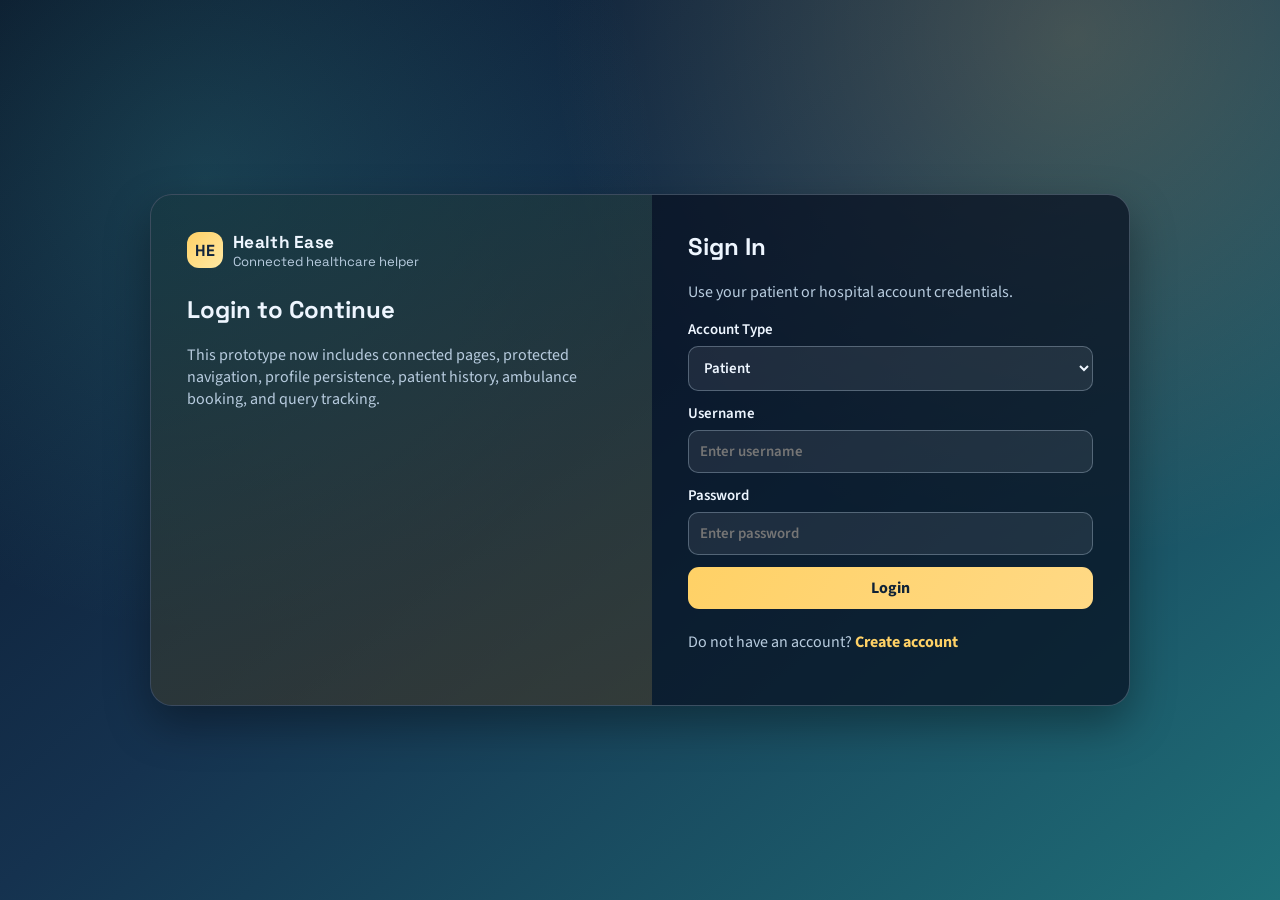
<file: index.html>
<!DOCTYPE html>
<html lang="en">
<head>
  <meta charset="UTF-8">
  <meta http-equiv="refresh" content="0; url=login2.html">
  <meta name="viewport" content="width=device-width, initial-scale=1.0">
  <title>Health Ease</title>
</head>
<body>
  <p>Redirecting to login page...</p>
</body>
</html>
</file>
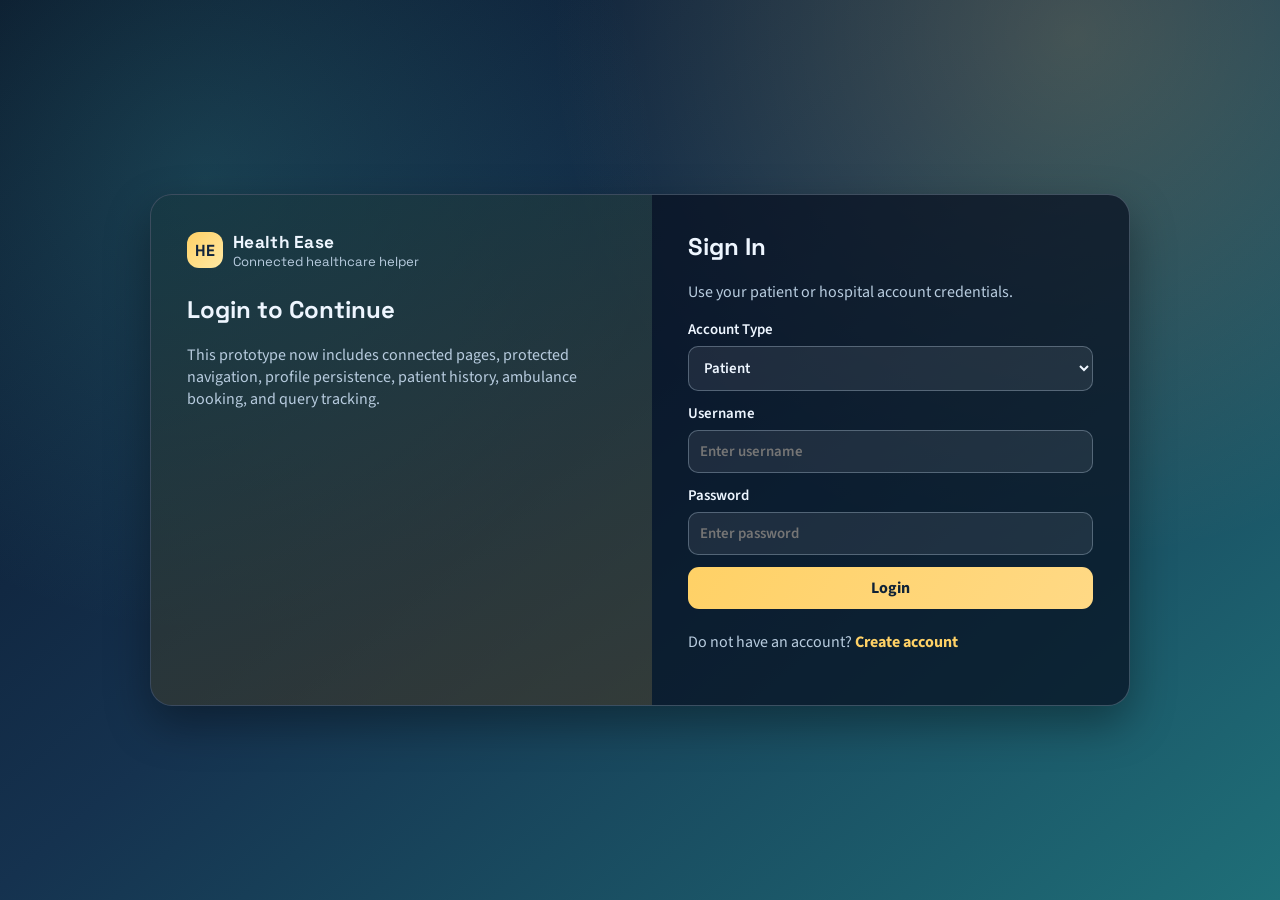
<file: ambulancebooking.html>
<!DOCTYPE html>
<html lang="en">
<head>
  <meta charset="UTF-8">
  <meta name="viewport" content="width=device-width, initial-scale=1.0">
  <title>Health Ease | Ambulance Booking</title>
  <link rel="stylesheet" href="styles.css">
</head>
<body data-page="ambulance" data-protected="true">
  <div class="page-shell">
    <aside class="sidebar">
      <div class="brand"><div class="brand-badge">HE</div><div><h1>Health Ease</h1><p>Patient console</p></div></div>
      <nav>
        <ul class="nav-list">
          <li><a data-link="dashboard" href="fumod.html">Dashboard</a></li>
          <li><a data-link="personal" href="personalmod.html">Personal Details</a></li>
          <li><a data-link="history" href="patienthistmod.html">Patient History</a></li>
          <li><a data-link="hospital" href="hospital.html">Hospital Finder</a></li>
          <li><a data-link="ambulance" href="ambulancebooking.html">Ambulance Booking</a></li>
          <li><a data-link="chatbot" href="chatbot.html">Health Chatbot</a></li>
          <li><a data-link="tips" href="healthtips.html">Health Tips & Queries</a></li>
        </ul>
      </nav>
      <button id="logoutBtn" class="danger" type="button">Logout</button>
      <div class="sidebar-meta"><div id="datetime"></div></div>
    </aside>

    <main class="main">
      <header class="topbar">
        <div>
          <h2>Ambulance Booking</h2>
          <p>Raise and track emergency transport requests.</p>
        </div>
        <div class="badge" id="userTag">Guest</div>
      </header>

      <section class="panel" style="margin-bottom:14px;">
        <form id="ambulanceForm">
          <div class="input-grid">
            <label for="pickup">Pickup Location<input id="pickup" type="text" required></label>
            <label for="targetHospital">Target Hospital<input id="targetHospital" type="text" required></label>
            <label for="priority">Priority
              <select id="priority" required>
                <option value="Critical">Critical</option>
                <option value="Urgent">Urgent</option>
                <option value="Normal">Normal</option>
              </select>
            </label>
          </div>
          <button class="primary" type="submit">Request Ambulance</button>
          <div id="ambulanceMsg"></div>
        </form>
      </section>

      <section class="panel table-wrap">
        <table>
          <thead><tr><th>#</th><th>Pickup</th><th>Hospital</th><th>Priority</th><th>Status</th></tr></thead>
          <tbody id="ambulanceRows"></tbody>
        </table>
      </section>
    </main>
  </div>
  <script src="app.js"></script>
</body>
</html>
</file>
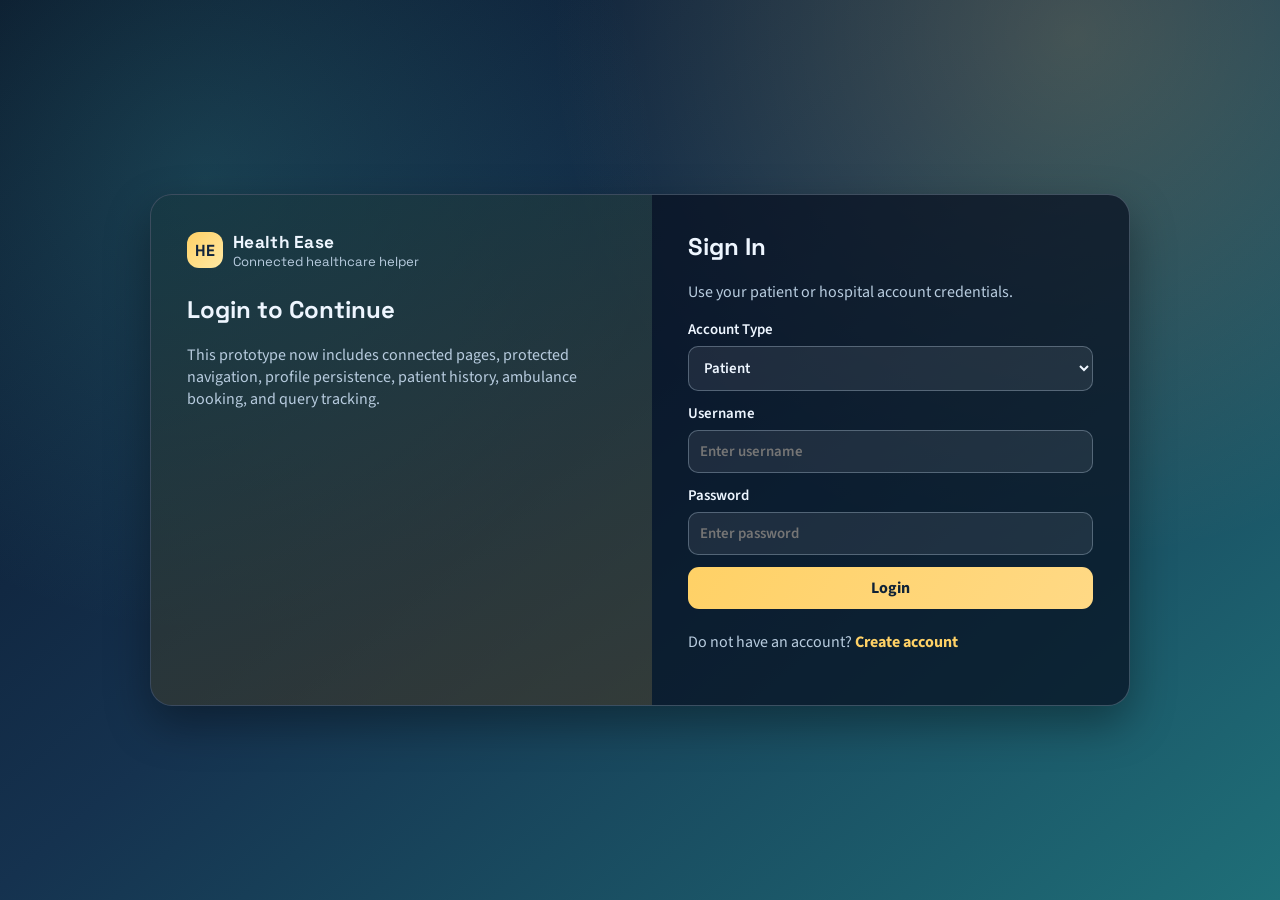
<file: chatbot.html>
<!DOCTYPE html>
<html lang="en">
<head>
  <meta charset="UTF-8">
  <meta name="viewport" content="width=device-width, initial-scale=1.0">
  <title>Health Ease | Chatbot</title>
  <link rel="stylesheet" href="styles.css">
</head>
<body data-page="chatbot" data-protected="true">
  <div class="page-shell">
    <aside class="sidebar">
      <div class="brand"><div class="brand-badge">HE</div><div><h1>Health Ease</h1><p>Patient console</p></div></div>
      <nav>
        <ul class="nav-list">
          <li><a data-link="dashboard" href="fumod.html">Dashboard</a></li>
          <li><a data-link="personal" href="personalmod.html">Personal Details</a></li>
          <li><a data-link="history" href="patienthistmod.html">Patient History</a></li>
          <li><a data-link="hospital" href="hospital.html">Hospital Finder</a></li>
          <li><a data-link="ambulance" href="ambulancebooking.html">Ambulance Booking</a></li>
          <li><a data-link="chatbot" href="chatbot.html">Health Chatbot</a></li>
          <li><a data-link="tips" href="healthtips.html">Health Tips & Queries</a></li>
        </ul>
      </nav>
      <button id="logoutBtn" class="danger" type="button">Logout</button>
      <div class="sidebar-meta"><div id="datetime"></div></div>
    </aside>

    <main class="main">
      <header class="topbar">
        <div>
          <h2>Health Chatbot</h2>
          <p>Simple advisory chatbot for quick healthcare guidance.</p>
        </div>
        <div class="badge" id="userTag">Guest</div>
      </header>

      <section class="panel">
        <div id="chatBox" class="chat-box"></div>
        <form id="chatForm">
          <label for="chatInput">Ask a health question
            <input id="chatInput" type="text" placeholder="Example: I have fever and headache" required>
          </label>
          <div style="display:flex;gap:10px;">
            <button class="primary" type="submit">Send</button>
            <button class="secondary" id="clearChat" type="button">Clear Chat</button>
          </div>
        </form>
      </section>
    </main>
  </div>
  <script src="app.js"></script>
</body>
</html>
</file>
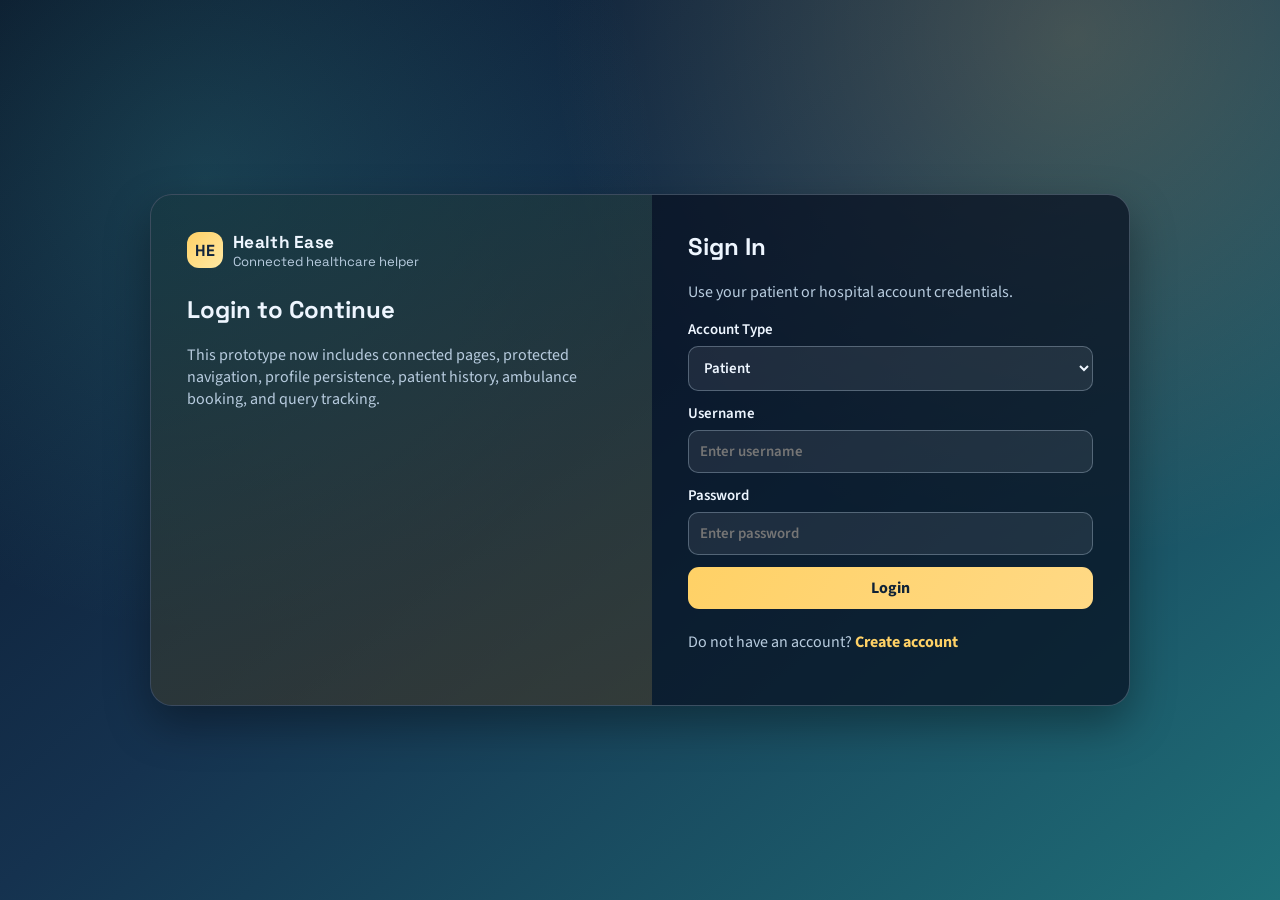
<file: fumod.html>
<!DOCTYPE html>
<html lang="en">
<head>
  <meta charset="UTF-8">
  <meta name="viewport" content="width=device-width, initial-scale=1.0">
  <title>Health Ease | Dashboard</title>
  <link rel="stylesheet" href="styles.css">
</head>
<body data-page="dashboard" data-protected="true">
  <div class="page-shell">
    <aside class="sidebar">
      <div class="brand">
        <div class="brand-badge">HE</div>
        <div>
          <h1>Health Ease</h1>
          <p>Patient console</p>
        </div>
      </div>
      <nav>
        <ul class="nav-list">
          <li><a data-link="dashboard" href="fumod.html">Dashboard</a></li>
          <li><a data-link="personal" href="personalmod.html">Personal Details</a></li>
          <li><a data-link="history" href="patienthistmod.html">Patient History</a></li>
          <li><a data-link="hospital" href="hospital.html">Hospital Finder</a></li>
          <li><a data-link="ambulance" href="ambulancebooking.html">Ambulance Booking</a></li>
          <li><a data-link="chatbot" href="chatbot.html">Health Chatbot</a></li>
          <li><a data-link="tips" href="healthtips.html">Health Tips & Queries</a></li>
        </ul>
      </nav>
      <button id="logoutBtn" class="danger" type="button">Logout</button>
      <div class="sidebar-meta">
        <div id="datetime"></div>
      </div>
    </aside>

    <main class="main">
      <header class="topbar">
        <div>
          <h2>Dashboard Overview</h2>
          <p>Unified health workflow with connected modules.</p>
        </div>
        <div class="badge" id="userTag">Guest</div>
      </header>

      <section class="grid cards" id="quickStats"></section>

      <section class="panel" style="margin-top:16px;">
        <h3>Quick Start</h3>
        <p>
          Complete your profile first, then record medical history. You can also submit ambulance requests,
          ask health questions, and explore hospitals from one connected interface.
        </p>
      </section>
    </main>
  </div>
  <script src="app.js"></script>
</body>
</html>
</file>
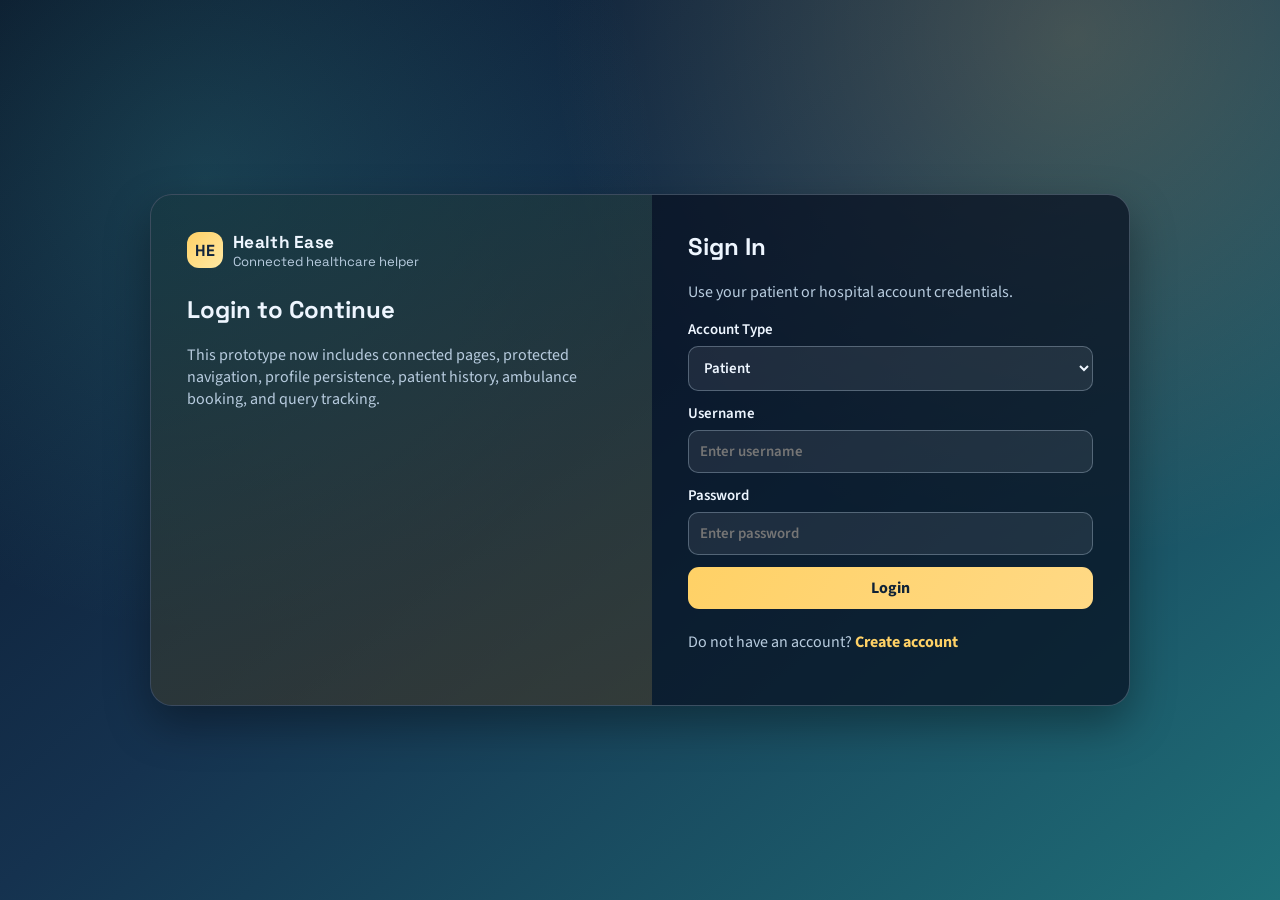
<file: healthtips.html>
<!DOCTYPE html>
<html lang="en">
<head>
  <meta charset="UTF-8">
  <meta name="viewport" content="width=device-width, initial-scale=1.0">
  <title>Health Ease | Tips and Queries</title>
  <link rel="stylesheet" href="styles.css">
</head>
<body data-page="tips" data-protected="true">
  <div class="page-shell">
    <aside class="sidebar">
      <div class="brand"><div class="brand-badge">HE</div><div><h1>Health Ease</h1><p>Patient console</p></div></div>
      <nav>
        <ul class="nav-list">
          <li><a data-link="dashboard" href="fumod.html">Dashboard</a></li>
          <li><a data-link="personal" href="personalmod.html">Personal Details</a></li>
          <li><a data-link="history" href="patienthistmod.html">Patient History</a></li>
          <li><a data-link="hospital" href="hospital.html">Hospital Finder</a></li>
          <li><a data-link="ambulance" href="ambulancebooking.html">Ambulance Booking</a></li>
          <li><a data-link="chatbot" href="chatbot.html">Health Chatbot</a></li>
          <li><a data-link="tips" href="healthtips.html">Health Tips & Queries</a></li>
        </ul>
      </nav>
      <button id="logoutBtn" class="danger" type="button">Logout</button>
      <div class="sidebar-meta"><div id="datetime"></div></div>
    </aside>

    <main class="main">
      <header class="topbar">
        <div>
          <h2>Health Tips and Queries</h2>
          <p>Wellness guidance with a place to raise your health concerns.</p>
        </div>
        <div class="badge" id="userTag">Guest</div>
      </header>

      <section class="grid" style="grid-template-columns:repeat(auto-fit,minmax(260px,1fr));">
        <article class="card">
          <h3>Daily Health Tips</h3>
          <p>1. Drink enough water and avoid long dehydration periods.</p>
          <p>2. Sleep for 7-8 hours with a regular schedule.</p>
          <p>3. Include protein, vegetables, and fruit in every major meal.</p>
          <p>4. Do at least 30 minutes of physical activity.</p>
        </article>
        <article class="card">
          <h3>Warning Signs</h3>
          <p>Seek immediate care for severe chest pain, breathing trouble, stroke signs, or heavy bleeding.</p>
          <p>Use the Ambulance Booking page for rapid assistance workflow.</p>
        </article>
      </section>

      <section class="panel" style="margin-top:16px;">
        <h3>Submit Query</h3>
        <form id="queryForm">
          <div class="input-grid">
            <label for="queryTopic">Topic
              <select id="queryTopic" required>
                <option value="General">General</option>
                <option value="Medication">Medication</option>
                <option value="Diet">Diet</option>
                <option value="Fitness">Fitness</option>
                <option value="Mental Wellness">Mental Wellness</option>
              </select>
            </label>
          </div>
          <label for="queryText">Query Details
            <textarea id="queryText" required></textarea>
          </label>
          <button class="primary" type="submit">Submit Query</button>
          <div id="queryMsg"></div>
        </form>
      </section>

      <section class="panel table-wrap" style="margin-top:16px;">
        <table>
          <thead><tr><th>#</th><th>Topic</th><th>Query</th><th>Timestamp</th></tr></thead>
          <tbody id="queryRows"></tbody>
        </table>
      </section>
    </main>
  </div>
  <script src="app.js"></script>
</body>
</html>
</file>
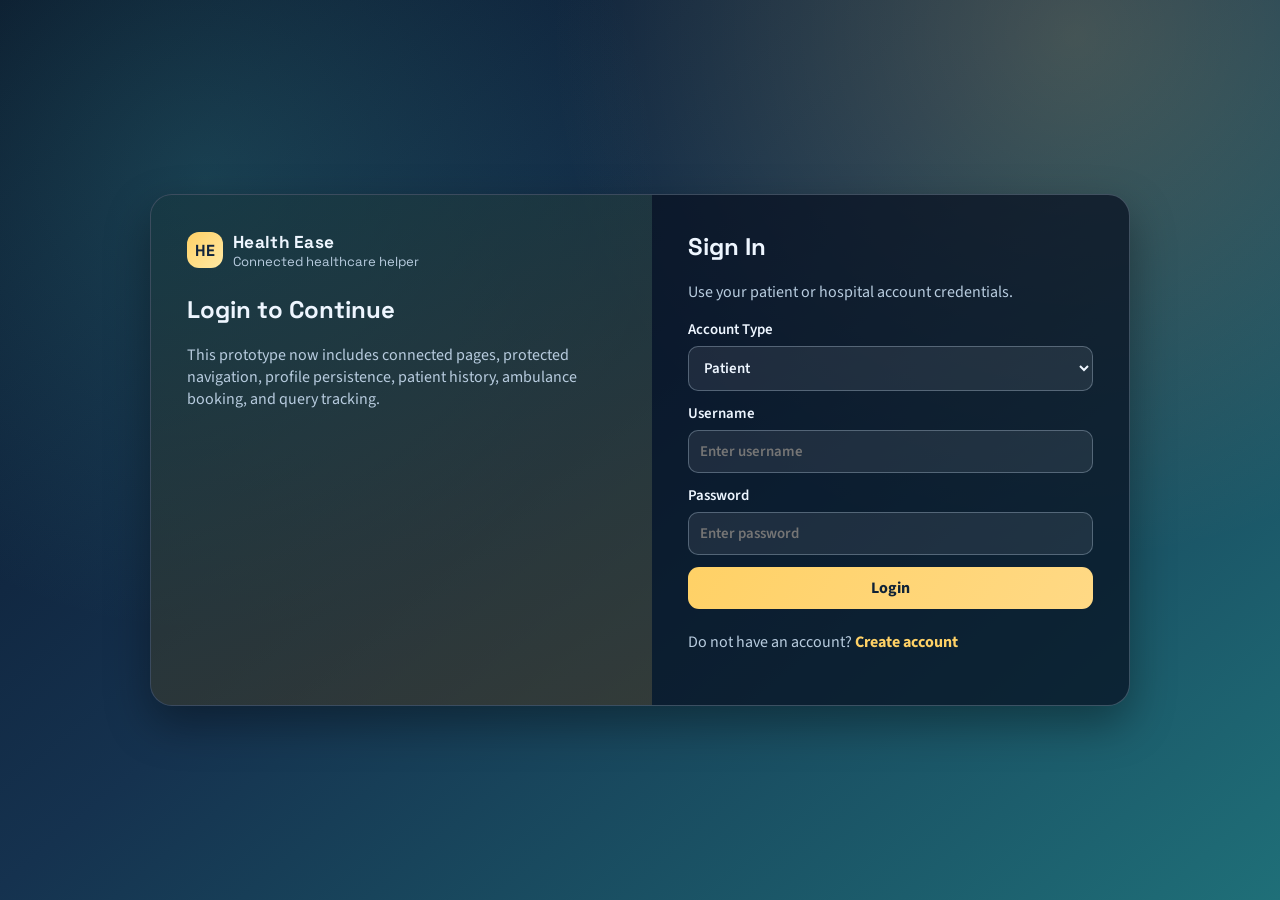
<file: hospital.html>
<!DOCTYPE html>
<html lang="en">
<head>
  <meta charset="UTF-8">
  <meta name="viewport" content="width=device-width, initial-scale=1.0">
  <title>Health Ease | Hospital Finder</title>
  <link rel="stylesheet" href="styles.css">
</head>
<body data-page="hospital" data-protected="true">
  <div class="page-shell">
    <aside class="sidebar">
      <div class="brand"><div class="brand-badge">HE</div><div><h1>Health Ease</h1><p>Patient console</p></div></div>
      <nav>
        <ul class="nav-list">
          <li><a data-link="dashboard" href="fumod.html">Dashboard</a></li>
          <li><a data-link="personal" href="personalmod.html">Personal Details</a></li>
          <li><a data-link="history" href="patienthistmod.html">Patient History</a></li>
          <li><a data-link="hospital" href="hospital.html">Hospital Finder</a></li>
          <li><a data-link="ambulance" href="ambulancebooking.html">Ambulance Booking</a></li>
          <li><a data-link="chatbot" href="chatbot.html">Health Chatbot</a></li>
          <li><a data-link="tips" href="healthtips.html">Health Tips & Queries</a></li>
        </ul>
      </nav>
      <button id="logoutBtn" class="danger" type="button">Logout</button>
      <div class="sidebar-meta"><div id="datetime"></div></div>
    </aside>

    <main class="main">
      <header class="topbar">
        <div>
          <h2>Hospital Finder</h2>
          <p>Filter hospitals by city and check emergency availability.</p>
        </div>
        <div class="badge" id="userTag">Guest</div>
      </header>

      <section class="panel" style="margin-bottom:14px;">
        <div class="input-grid">
          <label for="cityFilter">Filter by City
            <select id="cityFilter">
              <option value="">All Cities</option>
              <option value="Hyderabad">Hyderabad</option>
              <option value="Bengaluru">Bengaluru</option>
              <option value="Pune">Pune</option>
              <option value="Delhi">Delhi</option>
            </select>
          </label>
        </div>
      </section>

      <section id="hospitalCards" class="grid cards"></section>
    </main>
  </div>
  <script src="app.js"></script>
</body>
</html>
</file>
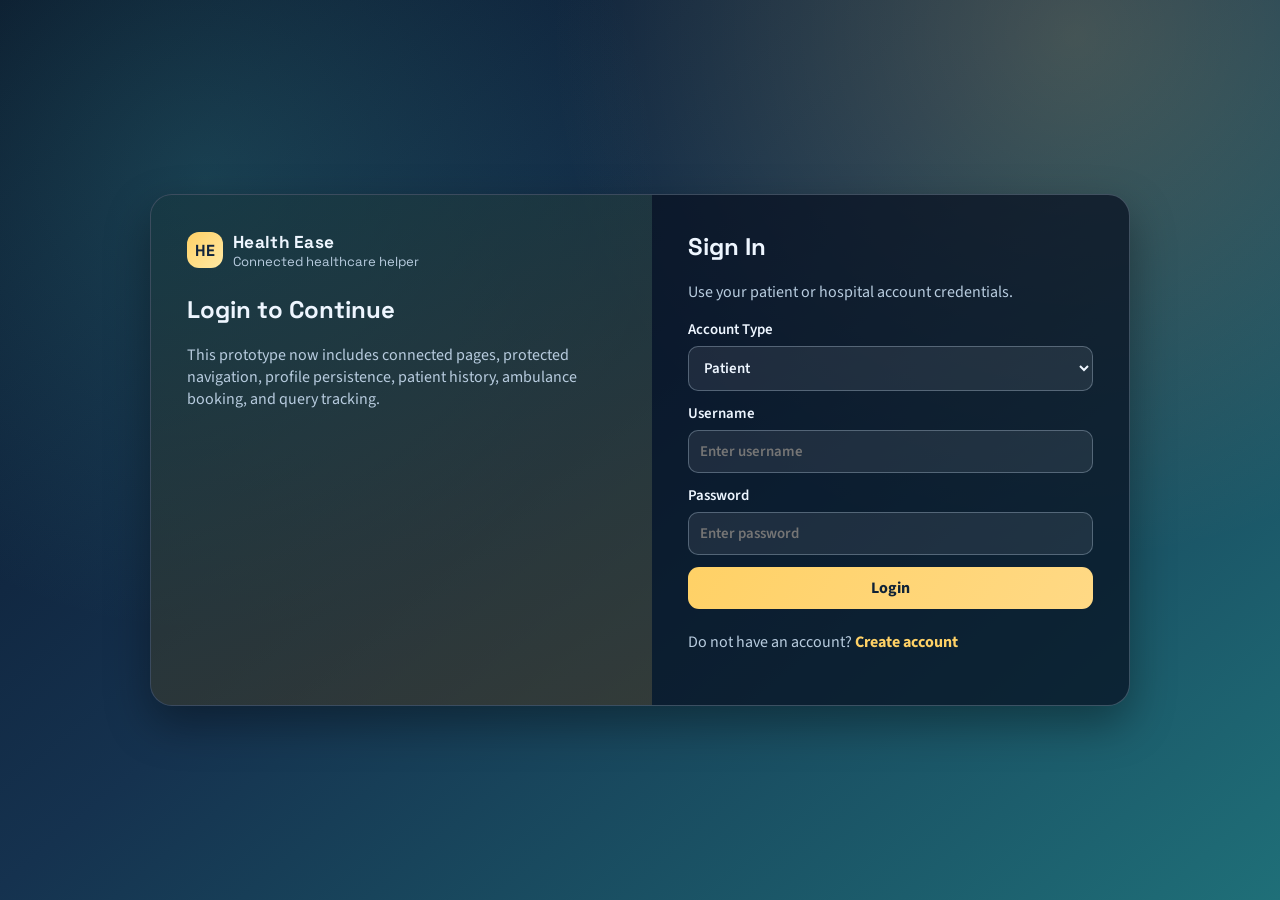
<file: login2.html>
<!DOCTYPE html>
<html lang="en">
<head>
  <meta charset="UTF-8">
  <meta name="viewport" content="width=device-width, initial-scale=1.0">
  <title>Health Ease | Login</title>
  <link rel="stylesheet" href="styles.css">
</head>
<body data-page="login">
  <main class="auth-shell">
    <section class="auth-card">
      <aside class="auth-side">
        <div class="brand">
          <div class="brand-badge">HE</div>
          <div>
            <h1>Health Ease</h1>
            <p>Connected healthcare helper</p>
          </div>
        </div>
        <h2>Login to Continue</h2>
        <p>
          This prototype now includes connected pages, protected navigation, profile persistence,
          patient history, ambulance booking, and query tracking.
        </p>
      </aside>
      <section class="auth-form">
        <h2>Sign In</h2>
        <p>Use your patient or hospital account credentials.</p>
        <form id="loginForm">
          <label for="role">Account Type
            <select id="role" required>
              <option value="patient">Patient</option>
              <option value="hospital">Hospital</option>
            </select>
          </label>
          <label for="username">Username
            <input id="username" type="text" placeholder="Enter username" required>
          </label>
          <label for="password">Password
            <input id="password" type="password" placeholder="Enter password" required>
          </label>
          <button class="primary" type="submit">Login</button>
          <div id="authMsg"></div>
        </form>
        <p class="auth-switch">Do not have an account? <a href="signup.html">Create account</a></p>
      </section>
    </section>
  </main>
  <script src="app.js"></script>
</body>
</html>
</file>
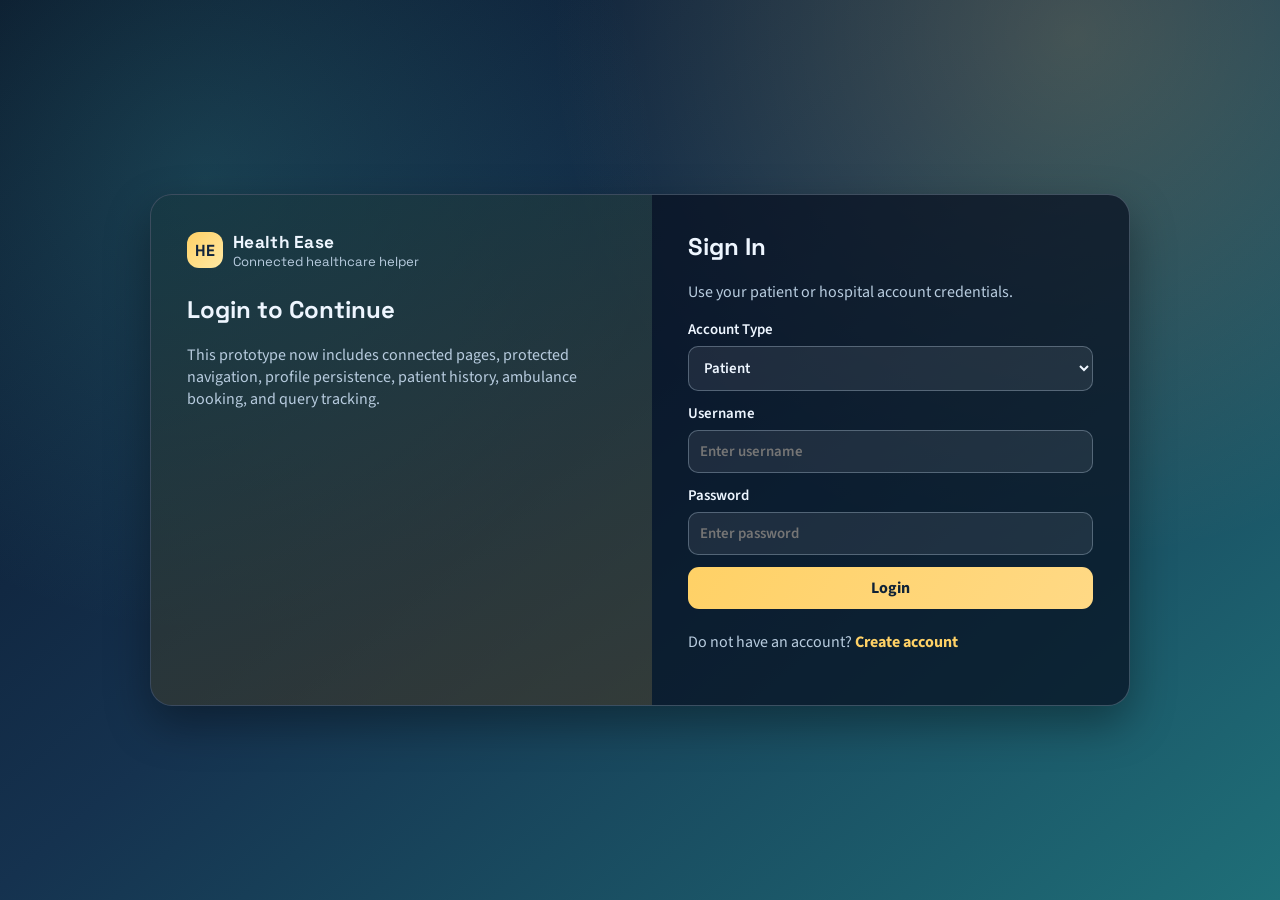
<file: patienthistmod.html>
<!DOCTYPE html>
<html lang="en">
<head>
  <meta charset="UTF-8">
  <meta name="viewport" content="width=device-width, initial-scale=1.0">
  <title>Health Ease | Patient History</title>
  <link rel="stylesheet" href="styles.css">
</head>
<body data-page="history" data-protected="true">
  <div class="page-shell">
    <aside class="sidebar">
      <div class="brand"><div class="brand-badge">HE</div><div><h1>Health Ease</h1><p>Patient console</p></div></div>
      <nav>
        <ul class="nav-list">
          <li><a data-link="dashboard" href="fumod.html">Dashboard</a></li>
          <li><a data-link="personal" href="personalmod.html">Personal Details</a></li>
          <li><a data-link="history" href="patienthistmod.html">Patient History</a></li>
          <li><a data-link="hospital" href="hospital.html">Hospital Finder</a></li>
          <li><a data-link="ambulance" href="ambulancebooking.html">Ambulance Booking</a></li>
          <li><a data-link="chatbot" href="chatbot.html">Health Chatbot</a></li>
          <li><a data-link="tips" href="healthtips.html">Health Tips & Queries</a></li>
        </ul>
      </nav>
      <button id="logoutBtn" class="danger" type="button">Logout</button>
      <div class="sidebar-meta"><div id="datetime"></div></div>
    </aside>

    <main class="main">
      <header class="topbar">
        <div>
          <h2>Patient History</h2>
          <p>Track visits, diagnosis, and notes.</p>
        </div>
        <div class="badge" id="userTag">Guest</div>
      </header>

      <section class="panel" style="margin-bottom:14px;">
        <form id="historyForm">
          <div class="input-grid">
            <label for="visitDate">Visit Date<input id="visitDate" type="date" required></label>
            <label for="doctor">Doctor<input id="doctor" type="text" required></label>
            <label for="diagnosis">Diagnosis<input id="diagnosis" type="text" required></label>
          </div>
          <label for="notes">Clinical Notes<textarea id="notes" required></textarea></label>
          <button class="primary" type="submit">Add History Entry</button>
          <div id="historyMsg"></div>
        </form>
      </section>

      <section class="panel table-wrap">
        <table>
          <thead>
            <tr><th>#</th><th>Date</th><th>Doctor</th><th>Diagnosis</th><th>Notes</th></tr>
          </thead>
          <tbody id="historyRows"></tbody>
        </table>
      </section>
    </main>
  </div>
  <script src="app.js"></script>
</body>
</html>
</file>
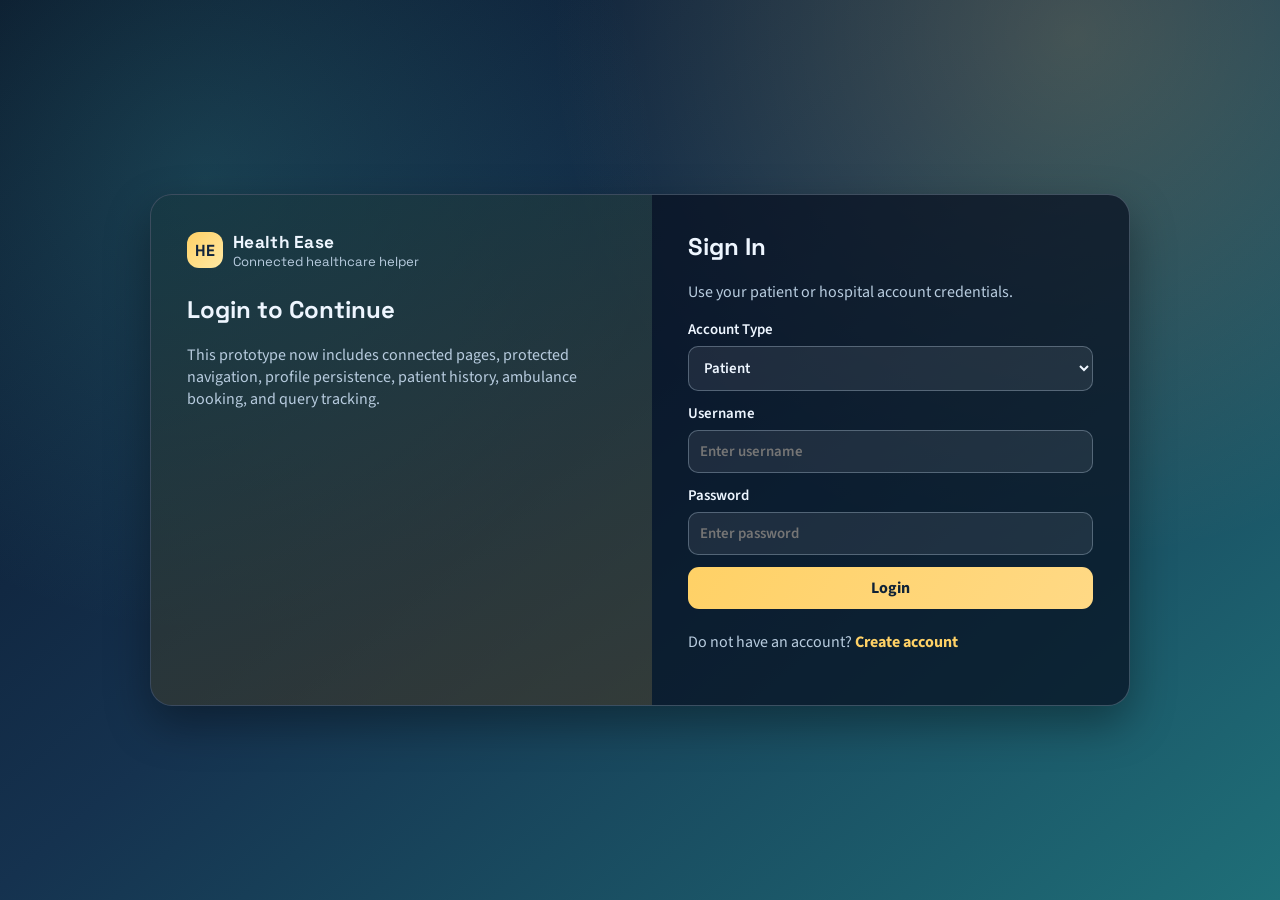
<file: personalmod.html>
<!DOCTYPE html>
<html lang="en">
<head>
  <meta charset="UTF-8">
  <meta name="viewport" content="width=device-width, initial-scale=1.0">
  <title>Health Ease | Personal Details</title>
  <link rel="stylesheet" href="styles.css">
</head>
<body data-page="personal" data-protected="true">
  <div class="page-shell">
    <aside class="sidebar">
      <div class="brand">
        <div class="brand-badge">HE</div>
        <div>
          <h1>Health Ease</h1>
          <p>Patient console</p>
        </div>
      </div>
      <nav>
        <ul class="nav-list">
          <li><a data-link="dashboard" href="fumod.html">Dashboard</a></li>
          <li><a data-link="personal" href="personalmod.html">Personal Details</a></li>
          <li><a data-link="history" href="patienthistmod.html">Patient History</a></li>
          <li><a data-link="hospital" href="hospital.html">Hospital Finder</a></li>
          <li><a data-link="ambulance" href="ambulancebooking.html">Ambulance Booking</a></li>
          <li><a data-link="chatbot" href="chatbot.html">Health Chatbot</a></li>
          <li><a data-link="tips" href="healthtips.html">Health Tips & Queries</a></li>
        </ul>
      </nav>
      <button id="logoutBtn" class="danger" type="button">Logout</button>
      <div class="sidebar-meta"><div id="datetime"></div></div>
    </aside>

    <main class="main">
      <header class="topbar">
        <div>
          <h2>Personal Details</h2>
          <p>Saved locally and reused across all modules.</p>
        </div>
        <div class="badge" id="userTag">Guest</div>
      </header>

      <section class="panel">
        <form id="personalForm">
          <div class="input-grid">
            <label for="fullName">Full Name<input id="fullName" type="text" required></label>
            <label for="dob">Date of Birth<input id="dob" type="date" required></label>
            <label for="gender">Gender
              <select id="gender" required>
                <option value="">Select</option>
                <option value="Male">Male</option>
                <option value="Female">Female</option>
                <option value="Other">Other</option>
              </select>
            </label>
            <label for="bloodGroup">Blood Group<input id="bloodGroup" type="text" placeholder="O+" required></label>
            <label for="phone">Phone<input id="phone" type="tel" required></label>
            <label for="emergencyContact">Emergency Contact<input id="emergencyContact" type="tel" required></label>
          </div>
          <label for="address">Address<textarea id="address" required></textarea></label>
          <label for="allergies">Known Allergies<textarea id="allergies" placeholder="Optional"></textarea></label>
          <button class="primary" type="submit">Save Details</button>
          <div id="personalMsg"></div>
        </form>
      </section>
    </main>
  </div>
  <script src="app.js"></script>
</body>
</html>
</file>
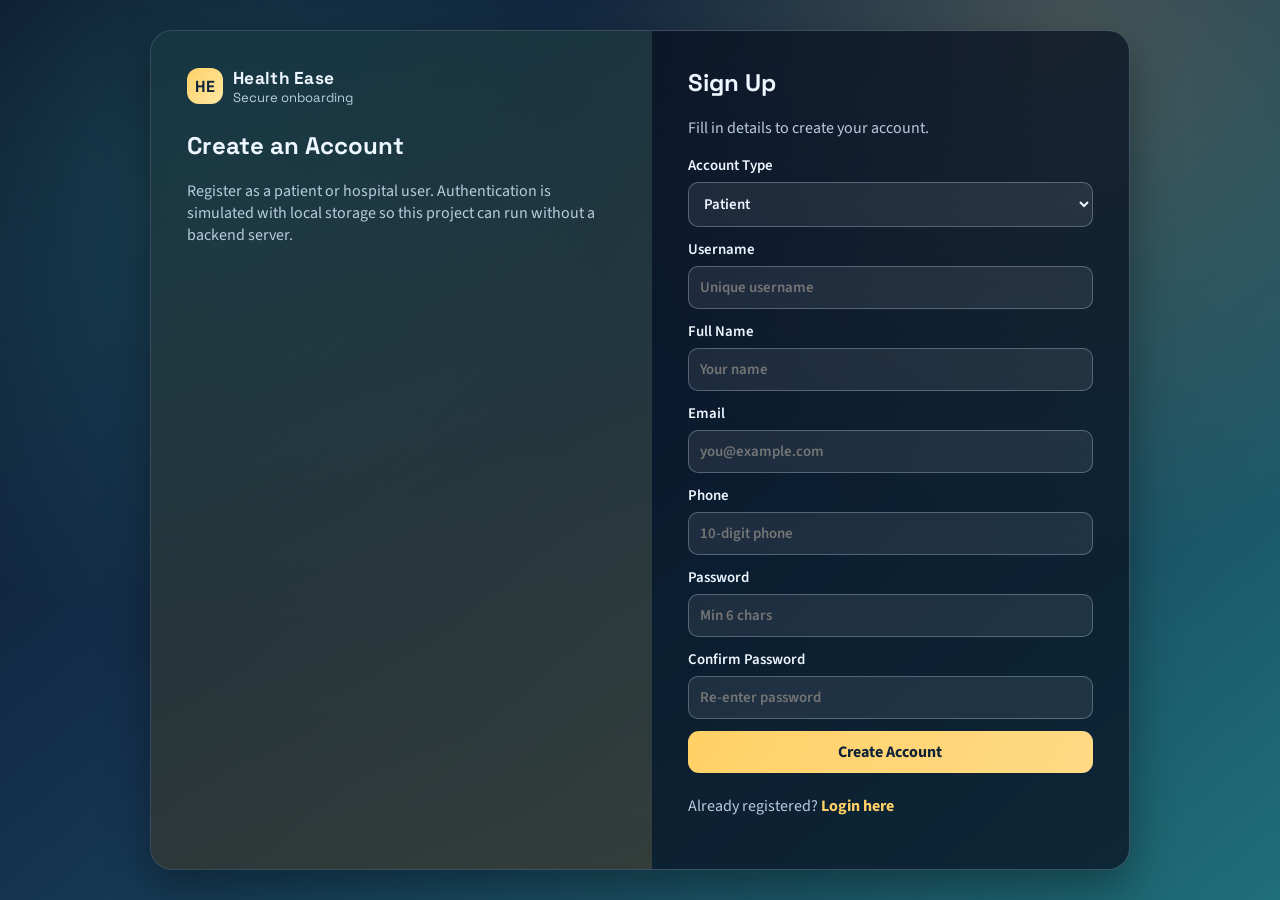
<file: signup.html>
<!DOCTYPE html>
<html lang="en">
<head>
  <meta charset="UTF-8">
  <meta name="viewport" content="width=device-width, initial-scale=1.0">
  <title>Health Ease | Sign Up</title>
  <link rel="stylesheet" href="styles.css">
</head>
<body data-page="signup">
  <main class="auth-shell">
    <section class="auth-card">
      <aside class="auth-side">
        <div class="brand">
          <div class="brand-badge">HE</div>
          <div>
            <h1>Health Ease</h1>
            <p>Secure onboarding</p>
          </div>
        </div>
        <h2>Create an Account</h2>
        <p>
          Register as a patient or hospital user. Authentication is simulated with local storage
          so this project can run without a backend server.
        </p>
      </aside>
      <section class="auth-form">
        <h2>Sign Up</h2>
        <p>Fill in details to create your account.</p>
        <form id="signupForm">
          <div class="input-grid">
            <label for="sRole">Account Type
              <select id="sRole" required>
                <option value="patient">Patient</option>
                <option value="hospital">Hospital</option>
              </select>
            </label>
            <label for="sUsername">Username
              <input id="sUsername" type="text" placeholder="Unique username" required>
            </label>
            <label for="sFullName">Full Name
              <input id="sFullName" type="text" placeholder="Your name" required>
            </label>
            <label for="sEmail">Email
              <input id="sEmail" type="email" placeholder="you@example.com" required>
            </label>
            <label for="sPhone">Phone
              <input id="sPhone" type="tel" placeholder="10-digit phone" required>
            </label>
            <label for="sPassword">Password
              <input id="sPassword" type="password" placeholder="Min 6 chars" required>
            </label>
            <label for="sConfirm">Confirm Password
              <input id="sConfirm" type="password" placeholder="Re-enter password" required>
            </label>
          </div>
          <button class="primary" type="submit">Create Account</button>
          <div id="signupMsg"></div>
        </form>
        <p class="auth-switch">Already registered? <a href="login2.html">Login here</a></p>
      </section>
    </section>
  </main>
  <script src="app.js"></script>
</body>
</html>
</file>
<file: styles.css>
@import url('https://fonts.googleapis.com/css2?family=Space+Grotesk:wght@400;500;700&family=Source+Sans+3:wght@400;600;700&display=swap');

:root {
  --bg-1: #091428;
  --bg-2: #15324f;
  --bg-3: #1f6f78;
  --accent: #ffd166;
  --accent-2: #4fd1c5;
  --text: #eef6ff;
  --muted: #b8ccdf;
  --panel: rgba(9, 20, 40, 0.72);
  --line: rgba(184, 204, 223, 0.28);
  --ok: #22c55e;
  --warn: #f59e0b;
  --danger: #ef4444;
  --shadow: 0 18px 44px rgba(0, 0, 0, 0.35);
}

* {
  box-sizing: border-box;
}

body {
  margin: 0;
  font-family: 'Source Sans 3', sans-serif;
  color: var(--text);
  background: radial-gradient(circle at 16% 20%, rgba(79, 209, 197, 0.18), transparent 35%),
    radial-gradient(circle at 84% 4%, rgba(255, 209, 102, 0.2), transparent 38%),
    linear-gradient(140deg, var(--bg-1), var(--bg-2) 45%, var(--bg-3));
  min-height: 100vh;
}

.page-shell {
  display: grid;
  grid-template-columns: 260px 1fr;
  min-height: 100vh;
}

.sidebar {
  position: sticky;
  top: 0;
  height: 100vh;
  padding: 22px 18px;
  border-right: 1px solid var(--line);
  backdrop-filter: blur(14px);
  background: rgba(8, 22, 38, 0.62);
}

.brand {
  display: flex;
  align-items: center;
  gap: 10px;
  margin-bottom: 24px;
  font-family: 'Space Grotesk', sans-serif;
}

.brand-badge {
  width: 36px;
  height: 36px;
  border-radius: 12px;
  display: grid;
  place-items: center;
  font-weight: 700;
  color: #10233c;
  background: linear-gradient(135deg, var(--accent), #ffe8a3);
}

.brand h1 {
  margin: 0;
  font-size: 1.08rem;
  letter-spacing: 0.3px;
}

.brand p {
  margin: 0;
  color: var(--muted);
  font-size: 0.82rem;
}

.nav-list {
  list-style: none;
  padding: 0;
  margin: 14px 0;
  display: grid;
  gap: 10px;
}

.nav-list a {
  text-decoration: none;
  color: var(--text);
  border: 1px solid transparent;
  background: rgba(255, 255, 255, 0.04);
  padding: 10px 12px;
  border-radius: 12px;
  display: flex;
  align-items: center;
  justify-content: space-between;
  font-weight: 600;
}

.nav-list a:hover,
.nav-list a.active {
  border-color: rgba(255, 209, 102, 0.65);
  background: rgba(255, 209, 102, 0.16);
}

.sidebar-meta {
  margin-top: auto;
  border-top: 1px solid var(--line);
  padding-top: 12px;
  color: var(--muted);
  font-size: 0.84rem;
}

.main {
  padding: 28px clamp(16px, 3vw, 36px);
}

.topbar {
  display: flex;
  justify-content: space-between;
  align-items: center;
  gap: 12px;
  margin-bottom: 18px;
}

.topbar h2 {
  margin: 0;
  font-family: 'Space Grotesk', sans-serif;
  font-size: clamp(1.2rem, 2.2vw, 1.8rem);
}

.topbar p {
  margin: 4px 0 0;
  color: var(--muted);
}

.badge {
  border: 1px solid var(--line);
  border-radius: 999px;
  padding: 6px 12px;
  font-size: 0.84rem;
  color: var(--muted);
}

.grid {
  display: grid;
  gap: 16px;
}

.grid.cards {
  grid-template-columns: repeat(auto-fit, minmax(190px, 1fr));
}

.card,
.panel {
  border: 1px solid var(--line);
  background: var(--panel);
  border-radius: 16px;
  box-shadow: var(--shadow);
}

.card {
  padding: 16px;
}

.card h3 {
  margin: 0;
  font-family: 'Space Grotesk', sans-serif;
}

.card p {
  margin: 10px 0 0;
  color: var(--muted);
}

.panel {
  padding: 18px;
}

.panel h3 {
  margin-top: 0;
  font-family: 'Space Grotesk', sans-serif;
}

form {
  display: grid;
  gap: 12px;
}

.input-grid {
  display: grid;
  gap: 12px;
  grid-template-columns: repeat(auto-fit, minmax(220px, 1fr));
}

label {
  display: grid;
  gap: 6px;
  font-weight: 600;
  font-size: 0.93rem;
}

input,
select,
textarea,
button {
  font: inherit;
}

input,
select,
textarea {
  width: 100%;
  padding: 10px 11px;
  border: 1px solid rgba(184, 204, 223, 0.35);
  border-radius: 10px;
  background: rgba(255, 255, 255, 0.08);
  color: var(--text);
}

option {
  color: #0f2034;
}

textarea {
  min-height: 110px;
  resize: vertical;
}

button {
  border: none;
  border-radius: 11px;
  padding: 10px 14px;
  font-weight: 700;
  cursor: pointer;
}

button.primary {
  background: linear-gradient(120deg, var(--accent), #ffd985);
  color: #0f2237;
}

button.secondary {
  background: rgba(255, 255, 255, 0.1);
  color: var(--text);
  border: 1px solid var(--line);
}

button.danger {
  background: rgba(239, 68, 68, 0.2);
  color: #ffd0d0;
  border: 1px solid rgba(239, 68, 68, 0.4);
}

.auth-shell {
  min-height: 100vh;
  display: grid;
  place-items: center;
  padding: 20px;
}

.auth-card {
  width: min(980px, 100%);
  display: grid;
  grid-template-columns: 1.05fr 1fr;
  border: 1px solid var(--line);
  background: rgba(7, 16, 33, 0.72);
  border-radius: 22px;
  box-shadow: var(--shadow);
  overflow: hidden;
}

.auth-side {
  padding: clamp(18px, 3vw, 36px);
  background: linear-gradient(160deg, rgba(79, 209, 197, 0.16), rgba(255, 209, 102, 0.16));
}

.auth-side h2,
.auth-form h2 {
  margin-top: 0;
  font-family: 'Space Grotesk', sans-serif;
}

.auth-side p,
.auth-form p {
  color: var(--muted);
}

.auth-form {
  padding: clamp(18px, 3vw, 36px);
}

.auth-switch {
  margin-top: 10px;
  color: var(--muted);
}

.auth-switch a,
.inline-link {
  color: var(--accent);
  text-decoration: none;
  font-weight: 700;
}

.table-wrap {
  overflow-x: auto;
}

table {
  width: 100%;
  border-collapse: collapse;
}

th,
td {
  border-bottom: 1px solid var(--line);
  text-align: left;
  padding: 10px 8px;
}

th {
  color: var(--muted);
  font-weight: 700;
}

.message {
  border-radius: 10px;
  padding: 10px 12px;
  margin: 8px 0;
  border: 1px solid transparent;
}

.message.ok {
  border-color: rgba(34, 197, 94, 0.4);
  background: rgba(34, 197, 94, 0.16);
}

.message.warn {
  border-color: rgba(245, 158, 11, 0.4);
  background: rgba(245, 158, 11, 0.16);
}

.message.err {
  border-color: rgba(239, 68, 68, 0.4);
  background: rgba(239, 68, 68, 0.16);
}

.chat-box {
  max-height: 360px;
  overflow: auto;
  display: grid;
  gap: 10px;
  margin-bottom: 12px;
}

.chat-item {
  padding: 10px 12px;
  border-radius: 10px;
  max-width: 90%;
}

.chat-item.user {
  margin-left: auto;
  background: rgba(79, 209, 197, 0.2);
  border: 1px solid rgba(79, 209, 197, 0.42);
}

.chat-item.bot {
  margin-right: auto;
  background: rgba(255, 209, 102, 0.18);
  border: 1px solid rgba(255, 209, 102, 0.42);
}

@media (max-width: 950px) {
  .page-shell {
    grid-template-columns: 1fr;
  }

  .sidebar {
    position: static;
    height: auto;
    border-right: none;
    border-bottom: 1px solid var(--line);
  }

  .main {
    padding: 18px;
  }

  .auth-card {
    grid-template-columns: 1fr;
  }
}
</file>
